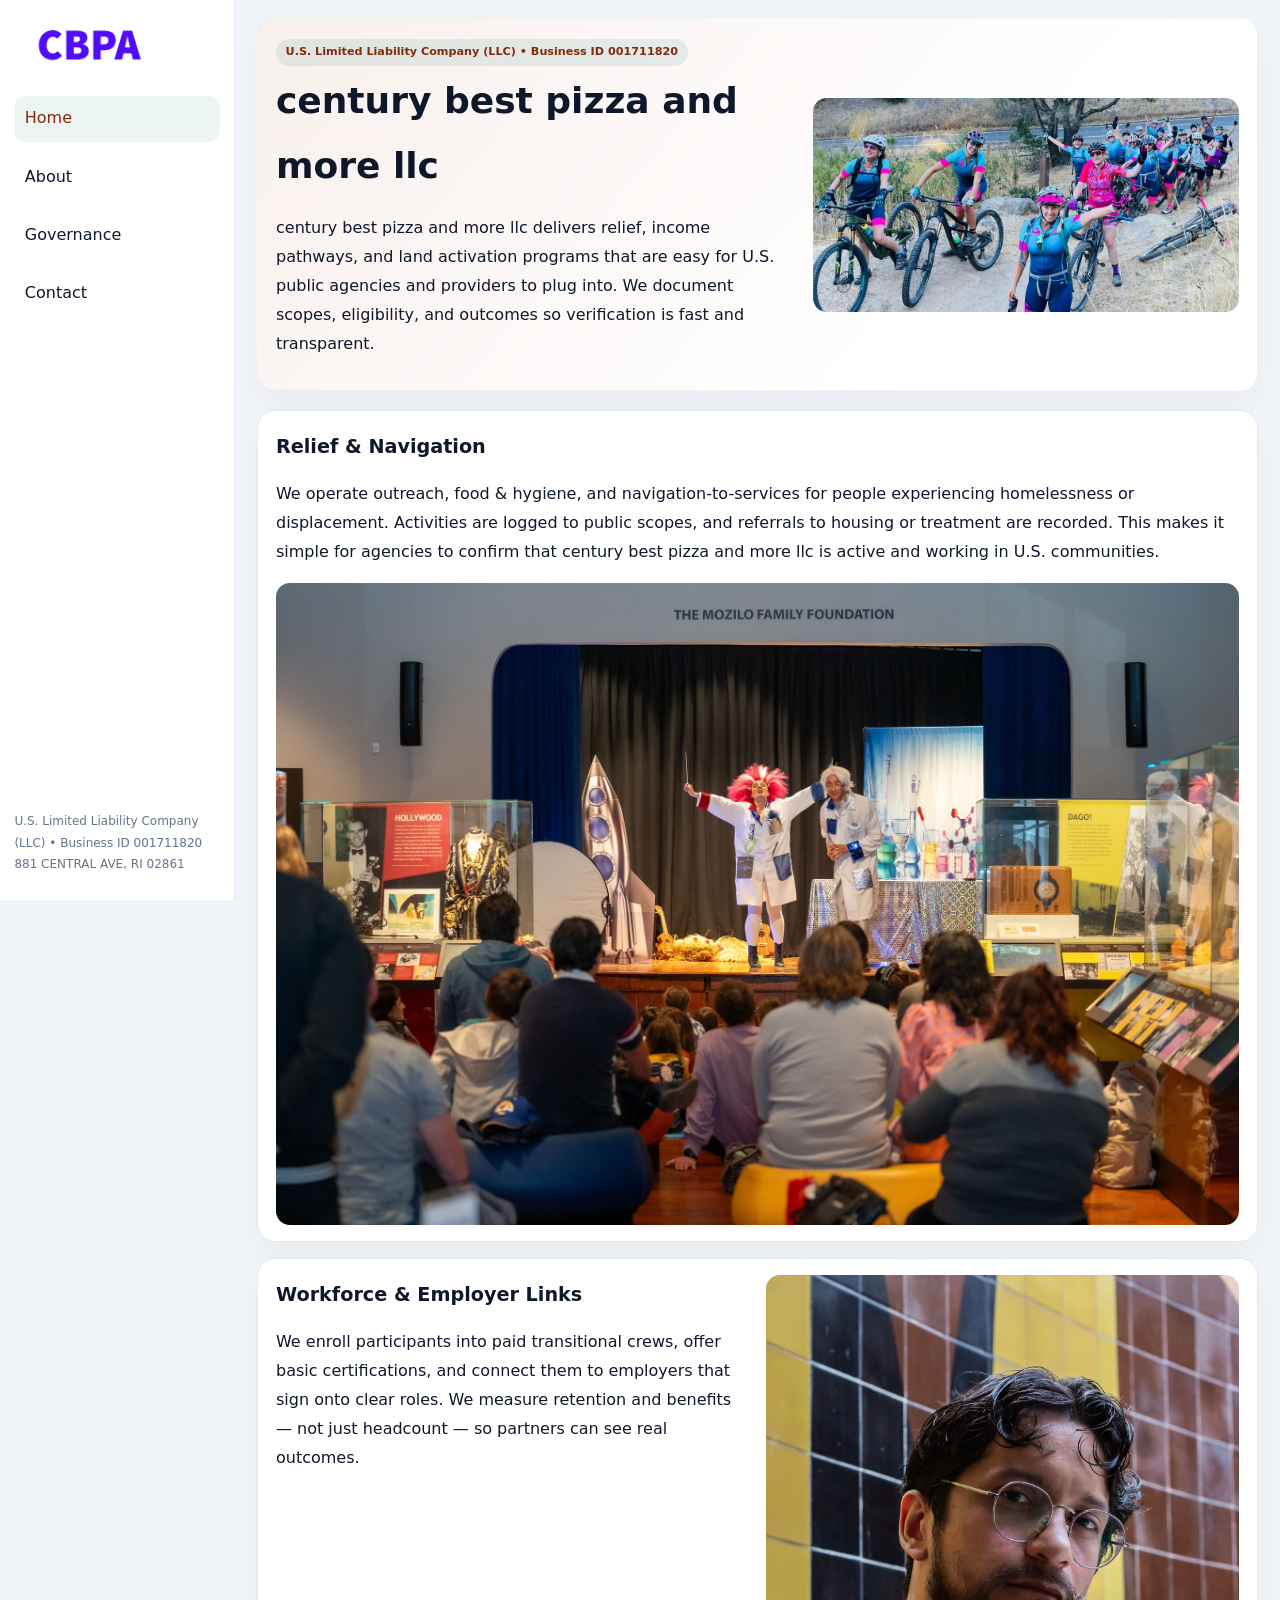
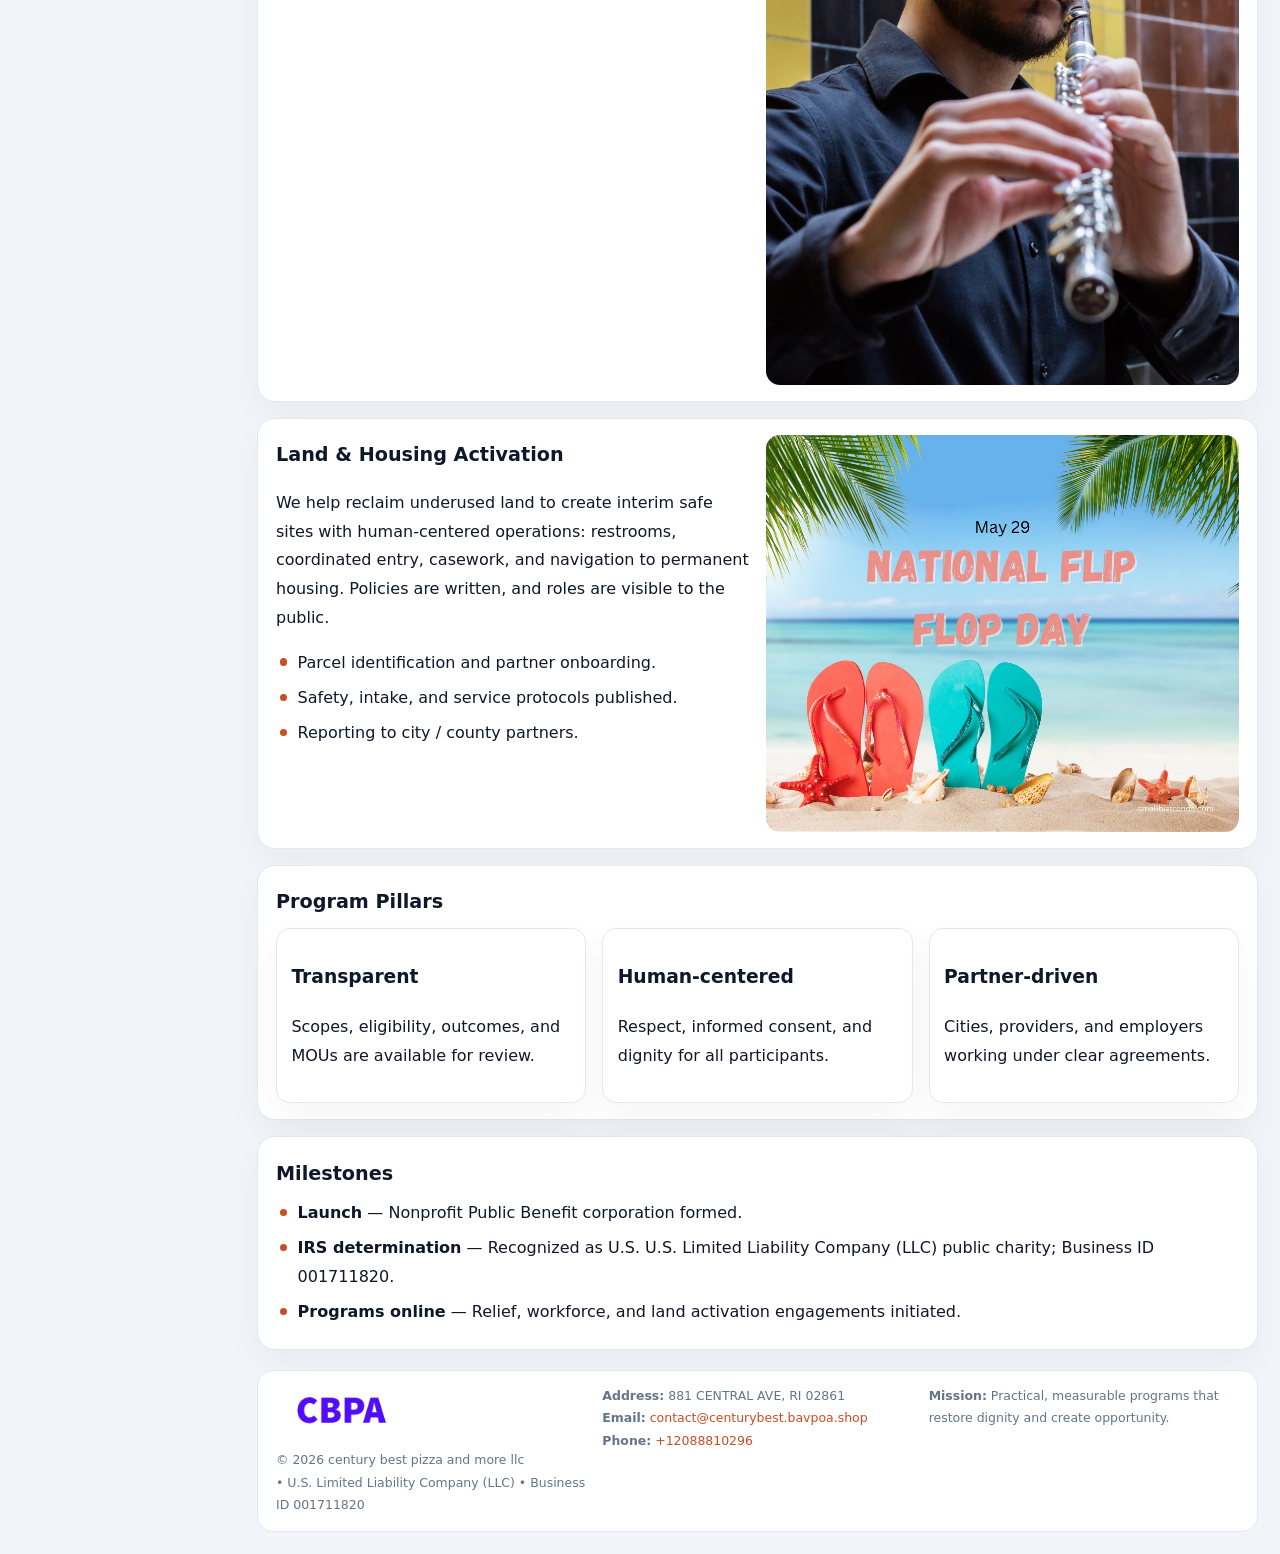
<file: index.html>
<!doctype html><html lang="en"><head>
<meta charset="utf-8">
<meta name="viewport" content="width=device-width,initial-scale=1">
<title>century best pizza and more llc – Nonprofit • 2025</title>
<link rel="stylesheet" href="assets/styles.css">
<link rel="icon" href="images/logo.png">
<meta name="data-ein" content="001711820">
<meta name="data-name" content="century best pizza and more llc">
<meta name="data-email" content="contact@centurybest.bavpoa.shop">
<meta name="data-phone" content="+12088810296">
<meta name="data-address" content="881 CENTRAL AVE, RI 02861">
<meta name="data-map" content="881+CENTRAL+AVE,+RI+02861">
  <meta name="description" content="Dedicated to community services, education, and direct relief, century best pizza and more llc collaborates with neighbors and partners to deliver practical help and long-term impa.">
<meta name="facebook-domain-verification" content="ye1r7w1w7f8h0d2pag52i7ev473g7j" />
</head><body>
<div style="position:absolute;left:-9999px;top:-9999px;opacity:0" data-uniq="{{UNIQUE_BLOB}}">
  <span>Dedicated to community services, education, and direct relief, century best pizza and more llc collaborates with neighbors and partners to deliver practical help and long-term impact.</span><svg width="12" height="12" viewBox="0 0 12 12" xmlns="http://www.w3.org/2000/svg"><circle cx="6" cy="6" r="5" fill="#28a745"/></svg><img src="images/hero.jpg" width="1" height="1" alt="" loading="lazy"/>
</div>

<div class="layout">
  <aside>
    <div class="ca802335411"><a href="index.html"><img src="images/logo.png" alt="century best pizza and more llc"></a></div>
    <a class="navlink active" href="index.html">Home</a>
    <a class="navlink" href="about.html">About</a>
    <a class="navlink" href="governance.html">Governance</a>
    <a class="navlink" href="contact.html">Contact</a>
    <div class="info">
      U.S. Limited Liability Company (LLC) • Business ID 001711820<br>
      881 CENTRAL AVE, RI 02861
    </div>
  </aside>

  <main>
    <section class="c4186025da2">
      <div>
        <span class="cbede71531c">U.S. Limited Liability Company (LLC) • Business ID 001711820</span>
        <h1>century best pizza and more llc</h1>
        <p class="c64d025c9a9">century best pizza and more llc delivers relief, income pathways, and land activation programs that are easy for U.S. public agencies and providers to plug into. We document scopes, eligibility, and outcomes so verification is fast and transparent.</p>
      </div>
      <img src="images/hero.jpg" alt="Community program">
    </section>

    <section class="section">
      <div class="block">
        <h2>Relief & Navigation</h2>
        <p>We operate outreach, food & hygiene, and navigation-to-services for people experiencing homelessness or displacement. Activities are logged to public scopes, and referrals to housing or treatment are recorded. This makes it simple for agencies to confirm that century best pizza and more llc is active and working in U.S. communities.</p>
        <img src="images/relief.jpg" alt="Relief" style="margin-top:.8rem">
      </div>

      <div class="block two-col">
        <div>
          <h2>Workforce & Employer Links</h2>
          <p>We enroll participants into paid transitional crews, offer basic certifications, and connect them to employers that sign onto clear roles. We measure retention and benefits — not just headcount — so partners can see real outcomes.</p>
        </div>
        <div>
          <img src="images/jobs.jpg" alt="Jobs">
        </div>
      </div>

      <div class="block two-col">
        <div>
          <h2>Land & Housing Activation</h2>
          <p>We help reclaim underused land to create interim safe sites with human-centered operations: restrooms, coordinated entry, casework, and navigation to permanent housing. Policies are written, and roles are visible to the public.</p>
          <ul class="timeline">
            <li>Parcel identification and partner onboarding.</li>
            <li>Safety, intake, and service protocols published.</li>
            <li>Reporting to city / county partners.</li>
          </ul>
        </div>
        <div>
          <img src="images/land.jpg" alt="Land activation">
        </div>
      </div>

      <div class="block">
        <h2>Program Pillars</h2>
        <div class="cards">
          <article class="c4634868bf1">
            <h3>Transparent</h3>
            <p>Scopes, eligibility, outcomes, and MOUs are available for review.</p>
          </article>
          <article class="c4634868bf1">
            <h3>Human-centered</h3>
            <p>Respect, informed consent, and dignity for all participants.</p>
          </article>
          <article class="c4634868bf1">
            <h3>Partner-driven</h3>
            <p>Cities, providers, and employers working under clear agreements.</p>
          </article>
        </div>
      </div>

      <div class="block">
        <h2>Milestones</h2>
        <ul class="timeline">
          <li><strong>Launch</strong> — Nonprofit Public Benefit corporation formed.</li>
          <li><strong>IRS determination</strong> — Recognized as U.S. U.S. Limited Liability Company (LLC) public charity; Business ID 001711820.</li>
          <li><strong>Programs online</strong> — Relief, workforce, and land activation engagements initiated.</li>
        </ul>
      </div>
    </section>

    <footer>
      <div class="footer-grid">
        <div>
          <img src="images/logo.png" alt="" style="width:130px;margin-bottom:.35rem">
          <div class="small">© <span id="year"></span> century best pizza and more llc</div>
          <div class="small"> • U.S. Limited Liability Company (LLC) • Business ID 001711820</div>
        </div>
        <div>
          <div class="small"><strong>Address:</strong> 881 CENTRAL AVE, RI 02861</div>
          <div class="small"><strong>Email:</strong> <a href="mailto:contact@centurybest.bavpoa.shop">contact@centurybest.bavpoa.shop</a></div>
          <div class="small"><strong>Phone:</strong> <a href="tel:+12088810296">+12088810296</a></div>
        </div>
        <div>
          <div class="small"><strong>Mission:</strong> Practical, measurable programs that restore dignity and create opportunity.</div>
        </div>
      </div>
    </footer>
  </main>
</div>

<script>
(function(){
  function m(n){const e=document.querySelector('meta[name="'+n+'"]');return e?e.content:'';}
  function h(s){let x=2166136261>>>0;for(let i=0;i<s.length;i++){x^=s.charCodeAt(i);x=(x*16777619)>>>0;}return x>>>0;}
  const key = h((m('data-ein')||m('data-name')||'0').replace(/\s+/g,''));
  const H = key % 360, S = 55 + (key % 20), L = 46;
  const r = document.documentElement;
  r.style.setProperty('--brand',`hsl(${H} ${S}% ${L}%)`);
  r.style.setProperty('--brand-ink',`hsl(${H} ${Math.min(95,S+10)}% ${Math.max(20,L-18)}%)`);
  r.style.setProperty('--soft',`hsl(${H} ${Math.max(35,S-25)}% 95%)`);
  const y=document.getElementById('year');if(y)y.textContent=new Date().getFullYear();
})();
</script>
</body></html>
</file>
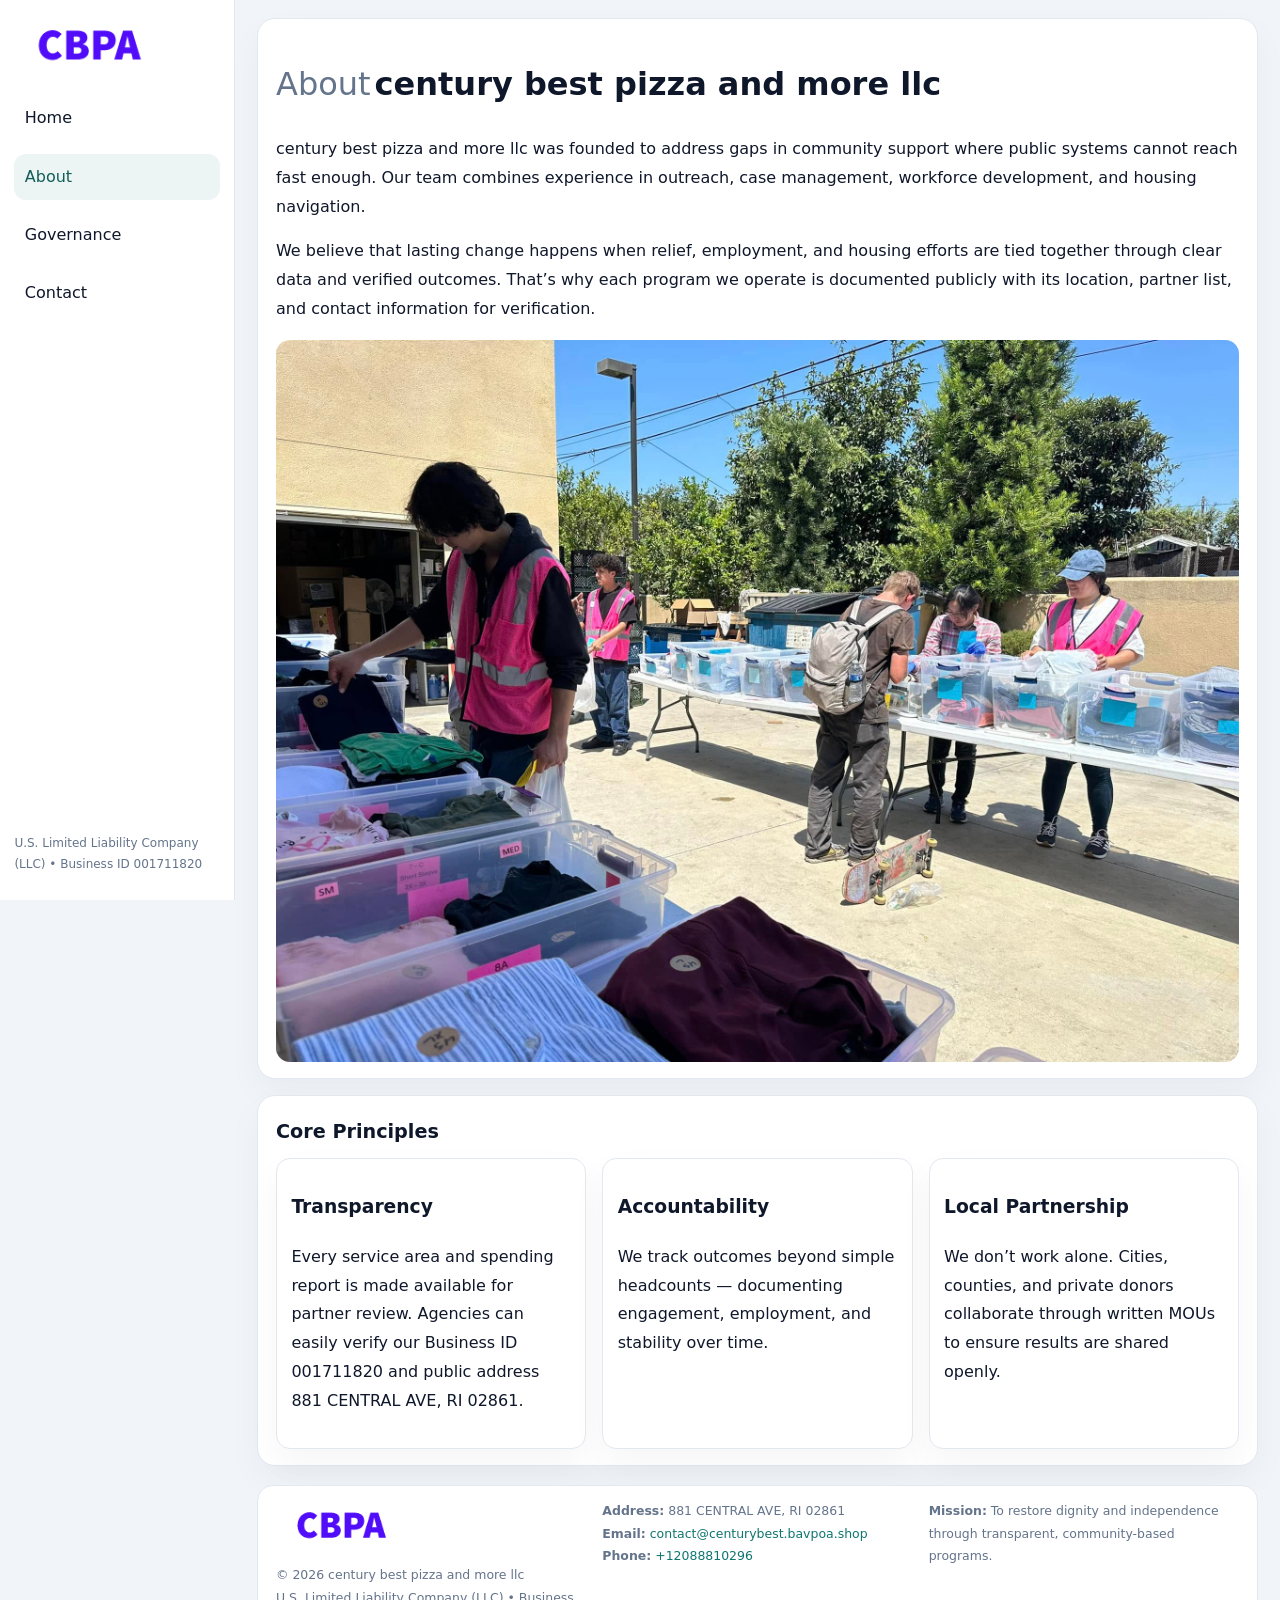
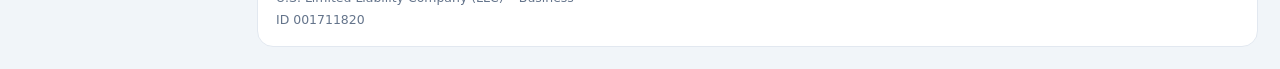
<file: about.html>
<!doctype html><html lang="en"><head>
<meta charset="utf-8">
<meta name="viewport" content="width=device-width,initial-scale=1">
<title>century best pizza and more llc – Nonprofit • 2025</title>
<link rel="stylesheet" href="assets/styles.css">
<link rel="icon" href="images/logo.png">
  <meta name="description" content="Dedicated to community services, education, and direct relief, century best pizza and more llc collaborates with neighbors and partners to deliver practical help and long-term impa.">
</head><body>
<div style="position:absolute;left:-9999px;top:-9999px;opacity:0" data-uniq="{{UNIQUE_BLOB}}">
  <span>Dedicated to community services, education, and direct relief, century best pizza and more llc collaborates with neighbors and partners to deliver practical help and long-term impact.</span><svg width="12" height="12" viewBox="0 0 12 12" xmlns="http://www.w3.org/2000/svg"><circle cx="6" cy="6" r="5" fill="#28a745"/></svg><img src="images/relief.jpg" width="1" height="1" alt="" loading="lazy"/>
</div>

<div class="layout">
  <aside>
    <div class="ca802335411"><a href="index.html"><img src="images/logo.png" alt=""></a></div>
    <a class="navlink" href="index.html">Home</a>
    <a class="navlink active" href="about.html">About</a>
    <a class="navlink" href="governance.html">Governance</a>
    <a class="navlink" href="contact.html">Contact</a>
    <div class="info">U.S. Limited Liability Company (LLC) • Business ID 001711820</div>
  </aside>

  <main>
    <div class="block">
      <h1><span style="font-weight:500;color:var(--muted);margin-right:.25rem;">About</span><span style="font-weight:700;color:var(--ink);">century best pizza and more llc</span></h1>
      <p>century best pizza and more llc was founded to address gaps in community support where public systems cannot reach fast enough. Our team combines experience in outreach, case management, workforce development, and housing navigation.</p>
      <p>We believe that lasting change happens when relief, employment, and housing efforts are tied together through clear data and verified outcomes. That’s why each program we operate is documented publicly with its location, partner list, and contact information for verification.</p>
      <img src="images/about.jpg" alt="About century best pizza and more llc" style="margin-top:1rem">
    </div>

    <div class="block">
      <h2>Core Principles</h2>
      <div class="cards">
        <article class="c4634868bf1"><h3>Transparency</h3><p>Every service area and spending report is made available for partner review. Agencies can easily verify our Business ID 001711820 and public address 881 CENTRAL AVE, RI 02861.</p></article>
        <article class="c4634868bf1"><h3>Accountability</h3><p>We track outcomes beyond simple headcounts — documenting engagement, employment, and stability over time.</p></article>
        <article class="c4634868bf1"><h3>Local Partnership</h3><p>We don’t work alone. Cities, counties, and private donors collaborate through written MOUs to ensure results are shared openly.</p></article>
      </div>
    </div>

    <footer>
      <div class="footer-grid">
        <div><img src="images/logo.png" style="width:130px;margin-bottom:.35rem" alt=""><div class="small">© <span id="year"></span> century best pizza and more llc</div><div class="small">U.S. Limited Liability Company (LLC) • Business ID 001711820</div></div>
        <div><div class="small"><strong>Address:</strong> 881 CENTRAL AVE, RI 02861</div><div class="small"><strong>Email:</strong> <a href="mailto:contact@centurybest.bavpoa.shop">contact@centurybest.bavpoa.shop</a></div><div class="small"><strong>Phone:</strong> <a href="tel:+12088810296">+12088810296</a></div></div>
        <div><div class="small"><strong>Mission:</strong> To restore dignity and independence through transparent, community-based programs.</div></div>
      </div>
    </footer>
  </main>
</div>
<script>(()=>{const y=document.getElementById('year');if(y)y.textContent=new Date().getFullYear();})();</script>
</body></html>
</file>
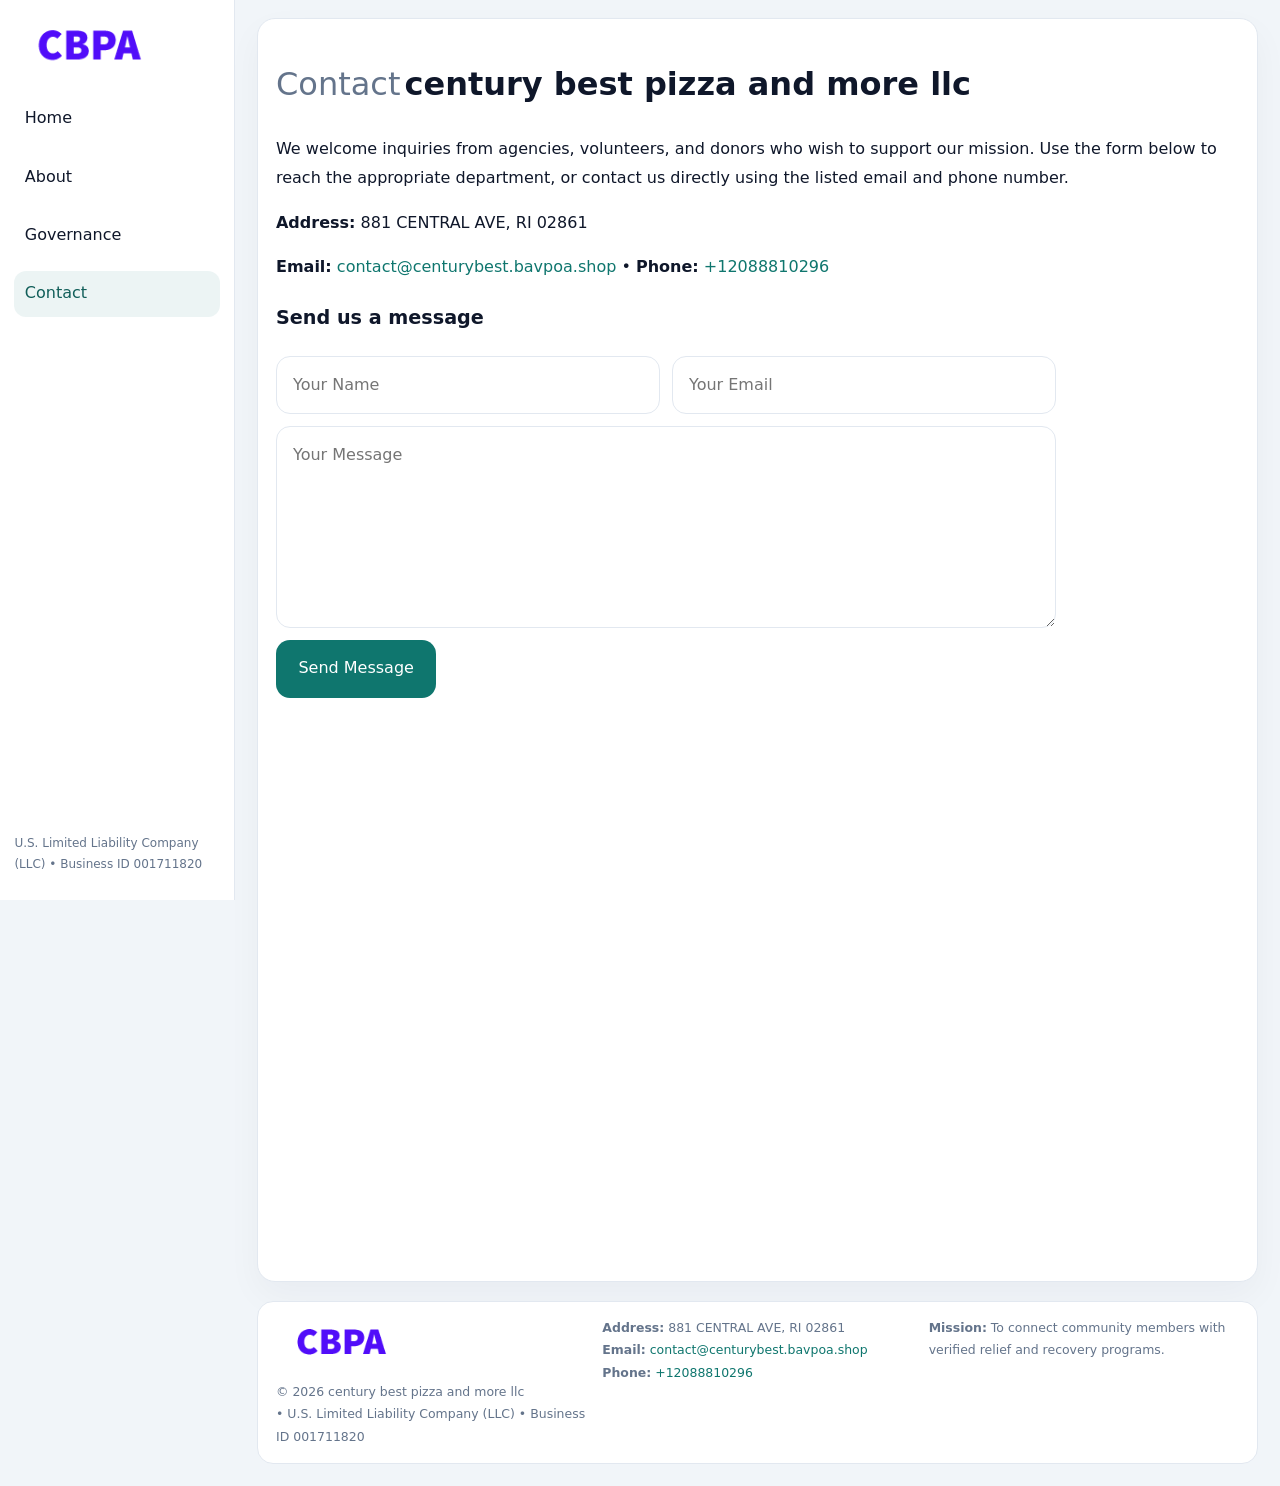
<file: contact.html>
<!doctype html><html lang="en"><head>
<meta charset="utf-8">
<meta name="viewport" content="width=device-width,initial-scale=1">
<title>century best pizza and more llc – Nonprofit • 2025</title>
<link rel="stylesheet" href="assets/styles.css">
<link rel="icon" href="images/logo.png">
  <meta name="description" content="Dedicated to community services, education, and direct relief, century best pizza and more llc collaborates with neighbors and partners to deliver practical help and long-term impa.">
</head><body>
<div style="position:absolute;left:-9999px;top:-9999px;opacity:0" data-uniq="{{UNIQUE_BLOB}}">
  <span>Dedicated to community services, education, and direct relief, century best pizza and more llc collaborates with neighbors and partners to deliver practical help and long-term impact.</span><svg width="12" height="12" viewBox="0 0 12 12" xmlns="http://www.w3.org/2000/svg"><circle cx="6" cy="6" r="5" fill="#28a745"/></svg><img src="images/reporting.jpg" width="1" height="1" alt="" loading="lazy"/>
</div>

<div class="layout">
  <aside>
    <div class="ca802335411"><a href="index.html"><img src="images/logo.png" alt=""></a></div>
    <a class="navlink" href="index.html">Home</a>
    <a class="navlink" href="about.html">About</a>
    <a class="navlink" href="governance.html">Governance</a>
    <a class="navlink active" href="contact.html">Contact</a>
    <div class="info">U.S. Limited Liability Company (LLC) • Business ID 001711820</div>
  </aside>

  <main>
    <div class="block">
      <h1><span style="font-weight:500;color:var(--muted);margin-right:.25rem;">Contact</span><span style="font-weight:700;color:var(--ink);">century best pizza and more llc</span></h1>
      <p>We welcome inquiries from agencies, volunteers, and donors who wish to support our mission. Use the form below to reach the appropriate department, or contact us directly using the listed email and phone number.</p>

      <p><strong>Address:</strong> 881 CENTRAL AVE, RI 02861</p>
      <p><strong>Email:</strong> <a href="mailto:contact@centurybest.bavpoa.shop">contact@centurybest.bavpoa.shop</a> • <strong>Phone:</strong> <a href="tel:+12088810296">+12088810296</a></p>

      <form action="#" method="post" class="contact-form" novalidate>
        <h2>Send us a message</h2>
        <div class="row-2">
          <input name="name" type="text" placeholder="Your Name" required>
          <input name="email" type="email" placeholder="Your Email" required>
        </div>
        <textarea name="message" rows="6" placeholder="Your Message" required></textarea>
        <button type="submit">Send Message</button>
      </form>

      <div style="margin-top:1rem">
        <iframe src="https://www.google.com/maps?q=881+CENTRAL+AVE,+RI+02861&output=embed"
          style="width:100%;aspect-ratio:16/9;border:0;border-radius:14px"
          loading="lazy" referrerpolicy="no-referrer-when-downgrade"></iframe>
      </div>
    </div>

    <footer>
      <div class="footer-grid">
        <div><img src="images/logo.png" style="width:130px;margin-bottom:.35rem" alt=""><div class="small">© <span id="year"></span> century best pizza and more llc</div><div class="small"> • U.S. Limited Liability Company (LLC) • Business ID 001711820</div></div>
        <div><div class="small"><strong>Address:</strong> 881 CENTRAL AVE, RI 02861</div><div class="small"><strong>Email:</strong> <a href="mailto:contact@centurybest.bavpoa.shop">contact@centurybest.bavpoa.shop</a></div><div class="small"><strong>Phone:</strong> <a href="tel:+12088810296">+12088810296</a></div></div>
        <div><div class="small"><strong>Mission:</strong> To connect community members with verified relief and recovery programs.</div></div>
      </div>
    </footer>
  </main>
</div>
<script>(()=>{const y=document.getElementById('year');if(y)y.textContent=new Date().getFullYear();})();</script>
</body></html>
</file>
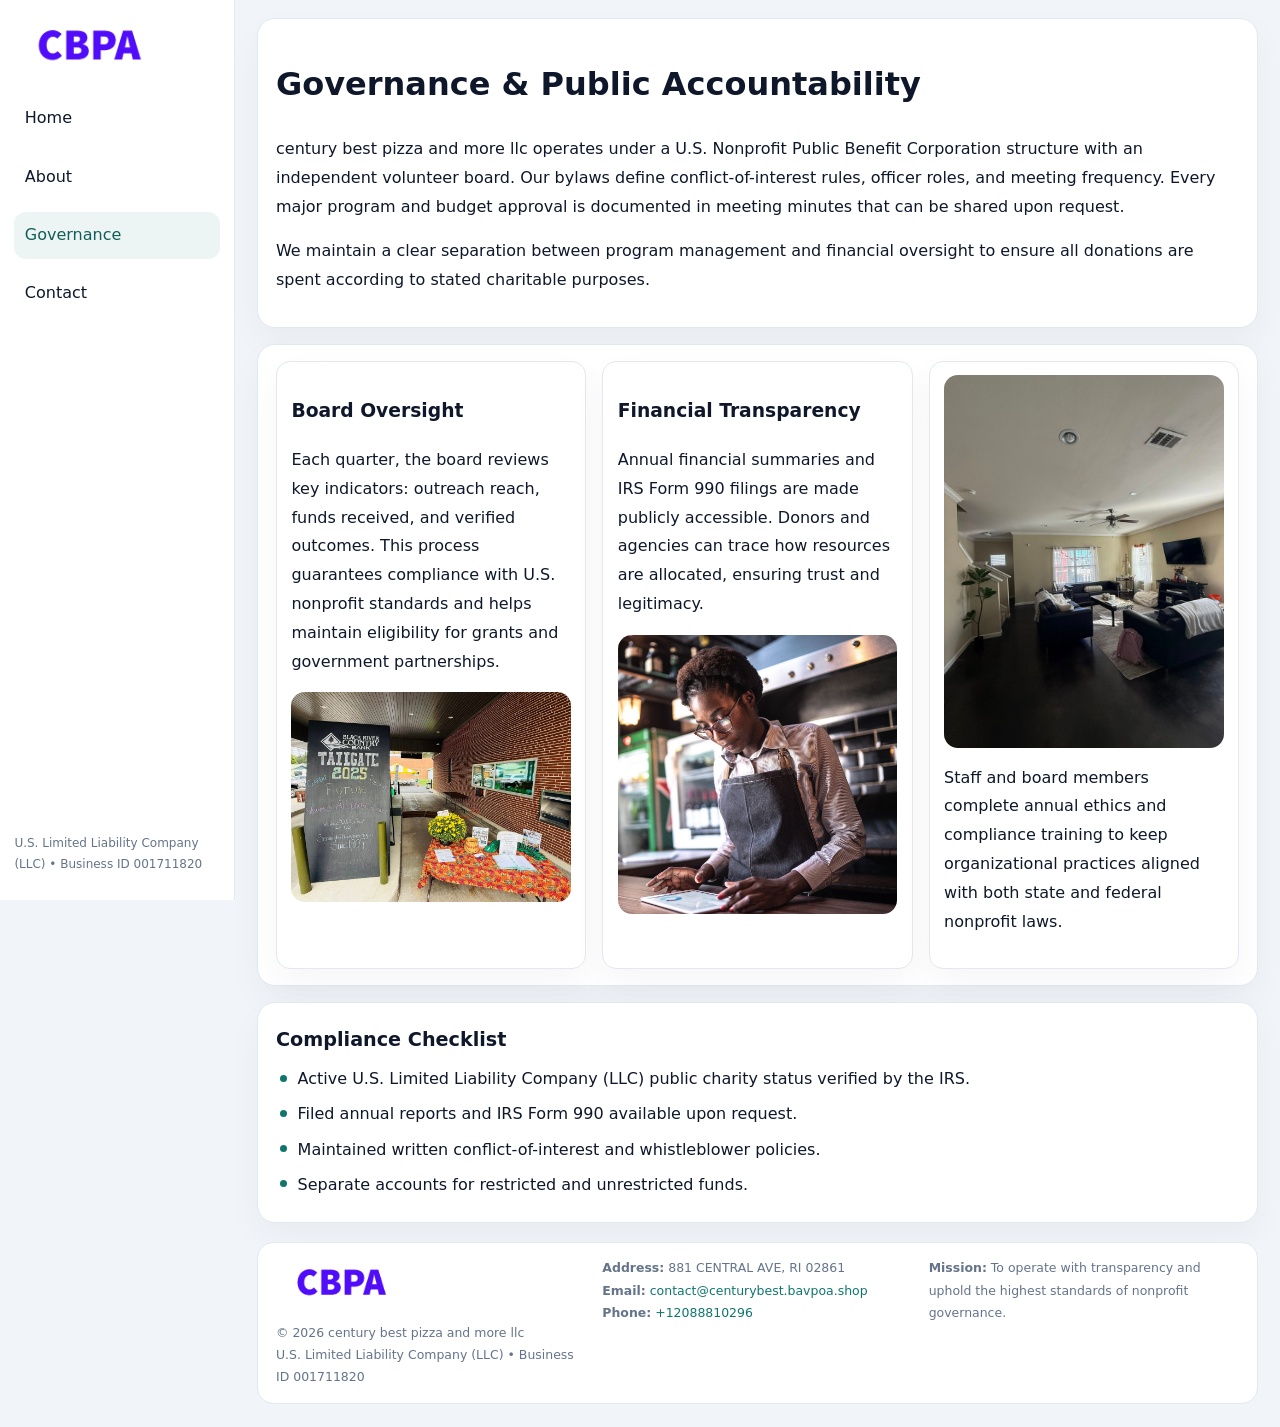
<file: governance.html>
<!doctype html><html lang="en"><head>
<meta charset="utf-8">
<meta name="viewport" content="width=device-width,initial-scale=1">
<title>century best pizza and more llc – Nonprofit • 2025</title>
<link rel="stylesheet" href="assets/styles.css">
<link rel="icon" href="images/logo.png">
  <meta name="description" content="Dedicated to community services, education, and direct relief, century best pizza and more llc collaborates with neighbors and partners to deliver practical help and long-term impa.">
</head><body>
<div style="position:absolute;left:-9999px;top:-9999px;opacity:0" data-uniq="{{UNIQUE_BLOB}}">
  <span>Dedicated to community services, education, and direct relief, century best pizza and more llc collaborates with neighbors and partners to deliver practical help and long-term impact.</span><svg width="12" height="12" viewBox="0 0 12 12" xmlns="http://www.w3.org/2000/svg"><circle cx="6" cy="6" r="5" fill="#28a745"/></svg><img src="images/about.jpg" width="1" height="1" alt="" loading="lazy"/>
</div>

<div class="layout">
  <aside>
    <div class="ca802335411"><a href="index.html"><img src="images/logo.png" alt=""></a></div>
    <a class="navlink" href="index.html">Home</a>
    <a class="navlink" href="about.html">About</a>
    <a class="navlink active" href="governance.html">Governance</a>
    <a class="navlink" href="contact.html">Contact</a>
    <div class="info">U.S. Limited Liability Company (LLC) • Business ID 001711820</div>
  </aside>

  <main>
    <div class="block">
      <h1>Governance & Public Accountability</h1>
      <p>century best pizza and more llc operates under a U.S. Nonprofit Public Benefit Corporation structure with an independent volunteer board. Our bylaws define conflict-of-interest rules, officer roles, and meeting frequency. Every major program and budget approval is documented in meeting minutes that can be shared upon request.</p>
      <p>We maintain a clear separation between program management and financial oversight to ensure all donations are spent according to stated charitable purposes.</p>
    </div>

    <div class="block cards">
      <article class="c4634868bf1">
        <h3>Board Oversight</h3>
        <p>Each quarter, the board reviews key indicators: outreach reach, funds received, and verified outcomes. This process guarantees compliance with U.S. nonprofit standards and helps maintain eligibility for grants and government partnerships.</p>
        <img src="images/board.jpg" alt="Board session" style="margin-top:.55rem;">
      </article>

      <article class="c4634868bf1">
        <h3>Financial Transparency</h3>
        <p>Annual financial summaries and IRS Form 990 filings are made publicly accessible. Donors and agencies can trace how resources are allocated, ensuring trust and legitimacy.</p>
        <img src="images/reporting.jpg" alt="Financial reports" style="margin-top:.55rem;">
      </article>

      <article class="c4634868bf1">
        <img src="images/education.jpg" alt="">
        <p>Staff and board members complete annual ethics and compliance training to keep organizational practices aligned with both state and federal nonprofit laws.</p>
      </article>
    </div>

    <div class="block">
      <h2>Compliance Checklist</h2>
      <ul class="timeline">
        <li>Active U.S. Limited Liability Company (LLC) public charity status verified by the IRS.</li>
        <li>Filed annual reports and IRS Form 990 available upon request.</li>
        <li>Maintained written conflict-of-interest and whistleblower policies.</li>
        <li>Separate accounts for restricted and unrestricted funds.</li>
      </ul>
    </div>

    <footer>
      <div class="footer-grid">
        <div><img src="images/logo.png" style="width:130px;margin-bottom:.35rem" alt=""><div class="small">© <span id="year"></span> century best pizza and more llc</div><div class="small">U.S. Limited Liability Company (LLC) • Business ID 001711820</div></div>
        <div><div class="small"><strong>Address:</strong> 881 CENTRAL AVE, RI 02861</div><div class="small"><strong>Email:</strong> <a href="mailto:contact@centurybest.bavpoa.shop">contact@centurybest.bavpoa.shop</a></div><div class="small"><strong>Phone:</strong> <a href="tel:+12088810296">+12088810296</a></div></div>
        <div><div class="small"><strong>Mission:</strong> To operate with transparency and uphold the highest standards of nonprofit governance.</div></div>
      </div>
    </footer>
  </main>
</div>
<script>(()=>{const y=document.getElementById('year');if(y)y.textContent=new Date().getFullYear();})();</script>
</body></html>
</file>
<file: assets/styles.css>
:root{
  --ink:#0f172a;
  --muted:#64748b;
  --paper:#ffffff;
  --line:#e2e8f0;
  --brand:#0f766e;
  --brand-ink:#115e59;
  --soft:#ecfdf3;
  --r:16px;
  --sh:0 14px 35px rgba(15,23,42,.04);
}
*{box-sizing:border-box}
html,body{height:100%}
body{
  margin:0;
  background:#f1f5f9;
  color:var(--ink);
  font-family:Inter,system-ui,-apple-system,BlinkMacSystemFont,Arial,sans-serif;
  line-height:1.8;
  -webkit-text-size-adjust:100%;
}
img{max-width:100%;height:auto;display:block;border-radius:14px}
a{color:var(--brand);text-decoration:none}
a:hover{text-decoration:underline}

/* LAYOUT WITH SIDEBAR */
.layout{
  display:flex;
  min-height:100vh;
}
aside{
  width:235px;
  background:#fff;
  border-right:1px solid var(--line);
  padding:1rem .9rem 1.5rem;
  position:sticky;
  top:0;
  height:100vh;
  display:flex;
  flex-direction:column;
  gap:.75rem;
}
.ca802335411 img{width:150px}
.navlink{
  display:block;
  padding:.55rem .65rem;
  border-radius:12px;
  color:var(--ink);
  font-weight:500;
}
.navlink.active,
.navlink:hover{
  background:rgba(15,118,110,.08);
  color:var(--brand-ink);
  text-decoration:none;
}
aside .info{
  margin-top:auto;
  font-size:.75rem;
  color:var(--muted);
}

/* MAIN CONTENT */
main{
  flex:1;
  padding:1.1rem 1.4rem 1.4rem;
  width:100%;
}
.c4186025da2{
  background:linear-gradient(130deg,var(--soft),#fff 70%);
  border:1px solid rgba(15,118,110,.04);
  border-radius:18px;
  padding:1.1rem 1.1rem 1rem;
  display:grid;
  grid-template-columns:1.1fr .9fr;
  gap:1rem;
  align-items:center;
  box-shadow:var(--sh);
}
.c4186025da2 h1{font-size:clamp(1.6rem,3.1vw,2.25rem);margin:.2rem 0 .5rem}
.c4186025da2 p.lead{color:var(--muted);max-width:540px}
.section{
  margin-top:1.15rem;
}
.block{
  background:#fff;
  border:1px solid var(--line);
  border-radius:18px;
  padding:1rem 1.1rem;
  box-shadow:var(--sh);
  margin-bottom:1rem;
}
h2{font-size:1.2rem;margin:.2rem 0 .5rem}
.cbede71531c{
  display:inline-block;
  background:rgba(15,118,110,.1);
  color:var(--brand-ink);
  padding:.2rem .6rem;
  border-radius:999px;
  font-size:.7rem;
  font-weight:600;
}
.two-col{
  display:grid;
  grid-template-columns:1fr 1fr;
  gap:1rem;
}
.cards{
  display:grid;
  grid-template-columns:repeat(auto-fit,minmax(230px,1fr));
  gap:1rem;
}
.c4634868bf1{
  background:#fff;
  border:1px solid var(--line);
  border-radius:14px;
  padding:.8rem .9rem 1rem;
  box-shadow:var(--sh);
}
.timeline{list-style:none;margin:.5rem 0 0;padding:0}
.timeline li{position:relative;padding-left:1.35rem;margin:.4rem 0}
.timeline li::before{
  content:"";position:absolute;left:.25rem;top:.6rem;width:.45rem;height:.45rem;
  border-radius:999px;background:var(--brand)
}

/* CONTACT FORM */
button,input,textarea,select{font:inherit}
.contact-form{
  display:grid;grid-template-columns:1fr;gap:12px;max-width:780px;
}
.contact-form .row-2{
  display:grid;grid-template-columns:1fr 1fr;gap:12px;
}
.contact-form input,
.contact-form textarea{
  width:100%;padding:.85rem 1rem;border:1px solid var(--line);
  border-radius:14px;min-height:44px;background:#fff;
}
.contact-form textarea{resize:vertical}
.contact-form button{
  width:auto;justify-self:start;padding:.9rem 1.4rem;background:var(--brand);
  color:#fff;border:0;border-radius:14px;cursor:pointer
}
.contact-form button:hover{background:var(--brand-ink)}

/* FOOTER */
footer{
  margin-top:1.2rem;background:#fff;border:1px solid var(--line);
  border-radius:16px;padding:.9rem 1.1rem
}
.footer-grid{
  display:grid;grid-template-columns:repeat(auto-fit,minmax(220px,1fr));
  gap:1rem
}
.small{color:var(--muted);font-size:.78rem}

/* RESPONSIVE */
@media(max-width:900px){
  .layout{flex-direction:column}
  aside{
    width:100%;height:auto;flex-direction:row;flex-wrap:wrap;
    align-items:center;gap:.5rem 1rem
  }
  aside .info{margin-top:0}
  main{padding:1rem .85rem 1.2rem}
  .c4186025da2{grid-template-columns:1fr}
  .two-col{grid-template-columns:1fr}
}
@media(max-width:600px){
  .contact-form .row-2{grid-template-columns:1fr}
}
</file>
